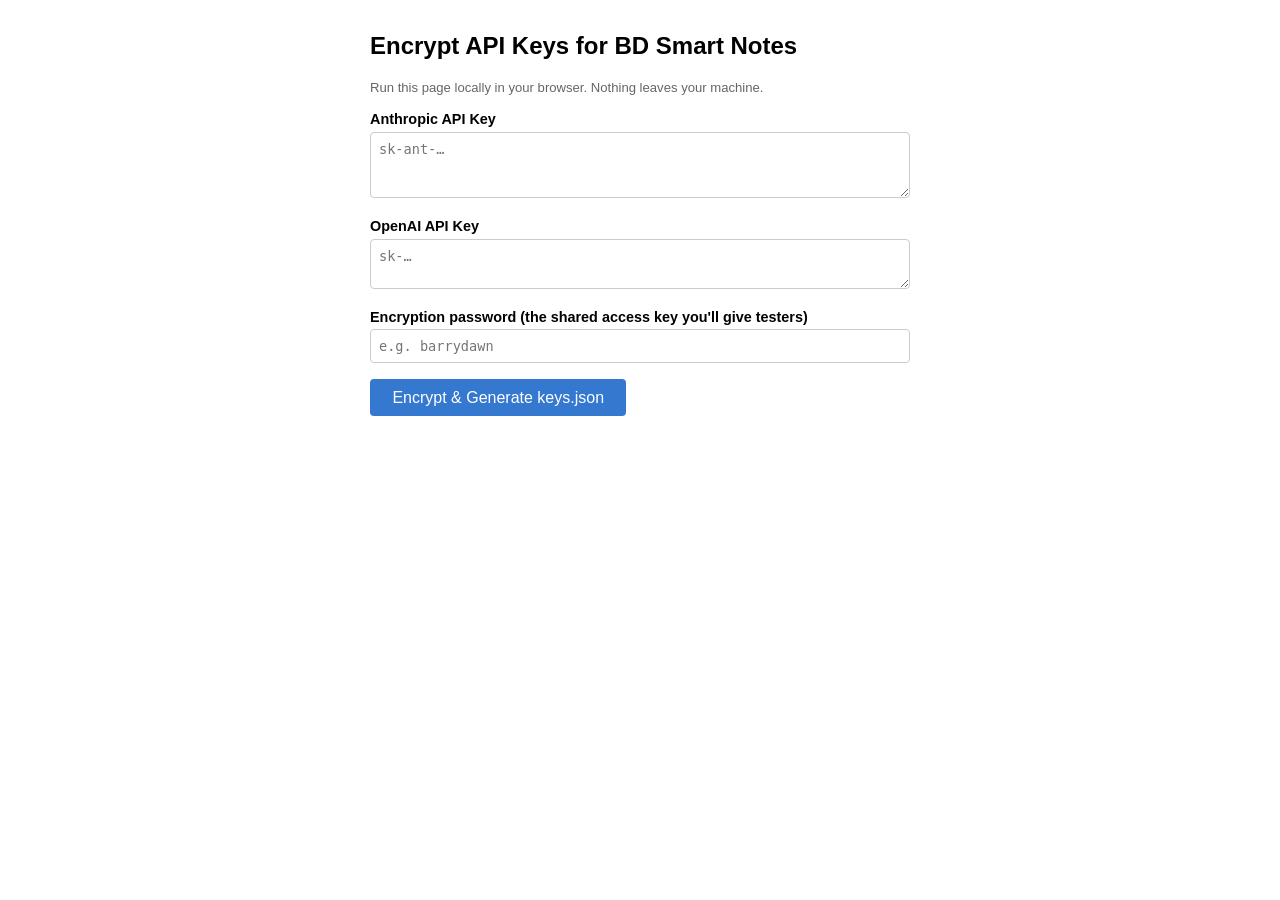
<file: encrypt-keys.html>
<!DOCTYPE html>
<html lang="en">
<head>
  <meta charset="UTF-8" />
  <title>Encrypt API Keys</title>
  <style>
    body { font-family: sans-serif; max-width: 540px; margin: 2rem auto; padding: 0 1rem; }
    label { display: block; margin-top: 1rem; font-weight: bold; font-size: 0.9rem; }
    textarea, input { width: 100%; box-sizing: border-box; margin-top: 0.3rem; padding: 0.5rem;
      font-family: monospace; font-size: 0.85rem; border: 1px solid #ccc; border-radius: 4px; }
    textarea { resize: vertical; }
    button { margin-top: 1rem; padding: 0.6rem 1.4rem; background: #3478d0; color: #fff;
      border: none; border-radius: 4px; cursor: pointer; font-size: 1rem; }
    button:hover { background: #2560b0; }
    #output { margin-top: 1.5rem; }
    #outputJson { min-height: 6rem; background: #f5f5f5; }
    .note { font-size: 0.82rem; color: #666; margin-top: 0.4rem; }
    .success { color: green; margin-top: 0.5rem; }
    .error   { color: red;   margin-top: 0.5rem; }
  </style>
</head>
<body>
  <h2>Encrypt API Keys for BD Smart Notes</h2>
  <p class="note">Run this page locally in your browser. Nothing leaves your machine.</p>

  <label>Anthropic API Key</label>
  <textarea id="anthropicKey" rows="3" placeholder="sk-ant-…"></textarea>

  <label>OpenAI API Key</label>
  <textarea id="openaiKey" rows="2" placeholder="sk-…"></textarea>

  <label>Encryption password (the shared access key you'll give testers)</label>
  <input id="password" type="text" placeholder="e.g. barrydawn" />

  <button id="encryptBtn">Encrypt &amp; Generate keys.json</button>
  <div id="status"></div>

  <div id="output" style="display:none">
    <label>keys.json — copy this into your repo as <code>keys.json</code></label>
    <textarea id="outputJson" rows="8" readonly></textarea>
    <button id="copyBtn">Copy to clipboard</button>
    <p class="note">Commit this file. The password is NOT stored in it.</p>
  </div>

  <script>
    async function deriveKey(password, salt) {
      const keyMaterial = await crypto.subtle.importKey(
        'raw', new TextEncoder().encode(password), 'PBKDF2', false, ['deriveKey']
      );
      return crypto.subtle.deriveKey(
        { name: 'PBKDF2', salt, iterations: 200000, hash: 'SHA-256' },
        keyMaterial,
        { name: 'AES-GCM', length: 256 },
        false,
        ['encrypt']
      );
    }

    function toB64(buf) {
      return btoa(String.fromCharCode(...new Uint8Array(buf instanceof ArrayBuffer ? buf : buf.buffer)));
    }

    document.getElementById('encryptBtn').addEventListener('click', async () => {
      const anthropic = document.getElementById('anthropicKey').value.trim();
      const openai    = document.getElementById('openaiKey').value.trim();
      const password  = document.getElementById('password').value.trim();
      const status    = document.getElementById('status');

      if (!anthropic || !openai || !password) {
        status.className = 'error'; status.textContent = 'All fields are required.'; return;
      }

      try {
        const salt = crypto.getRandomValues(new Uint8Array(16));
        const iv   = crypto.getRandomValues(new Uint8Array(12));
        const key  = await deriveKey(password, salt);
        const plain = new TextEncoder().encode(JSON.stringify({ anthropic, openai }));
        const cipher = await crypto.subtle.encrypt({ name: 'AES-GCM', iv }, key, plain);

        const bundle = { salt: toB64(salt), iv: toB64(iv), data: toB64(cipher) };
        const json   = JSON.stringify(bundle, null, 2);

        document.getElementById('outputJson').value = json;
        document.getElementById('output').style.display = '';
        status.className = 'success'; status.textContent = 'Encrypted successfully.';
      } catch (e) {
        status.className = 'error'; status.textContent = `Error: ${e.message}`;
      }
    });

    document.getElementById('copyBtn').addEventListener('click', () => {
      navigator.clipboard.writeText(document.getElementById('outputJson').value);
    });
  </script>
</body>
</html>
</file>
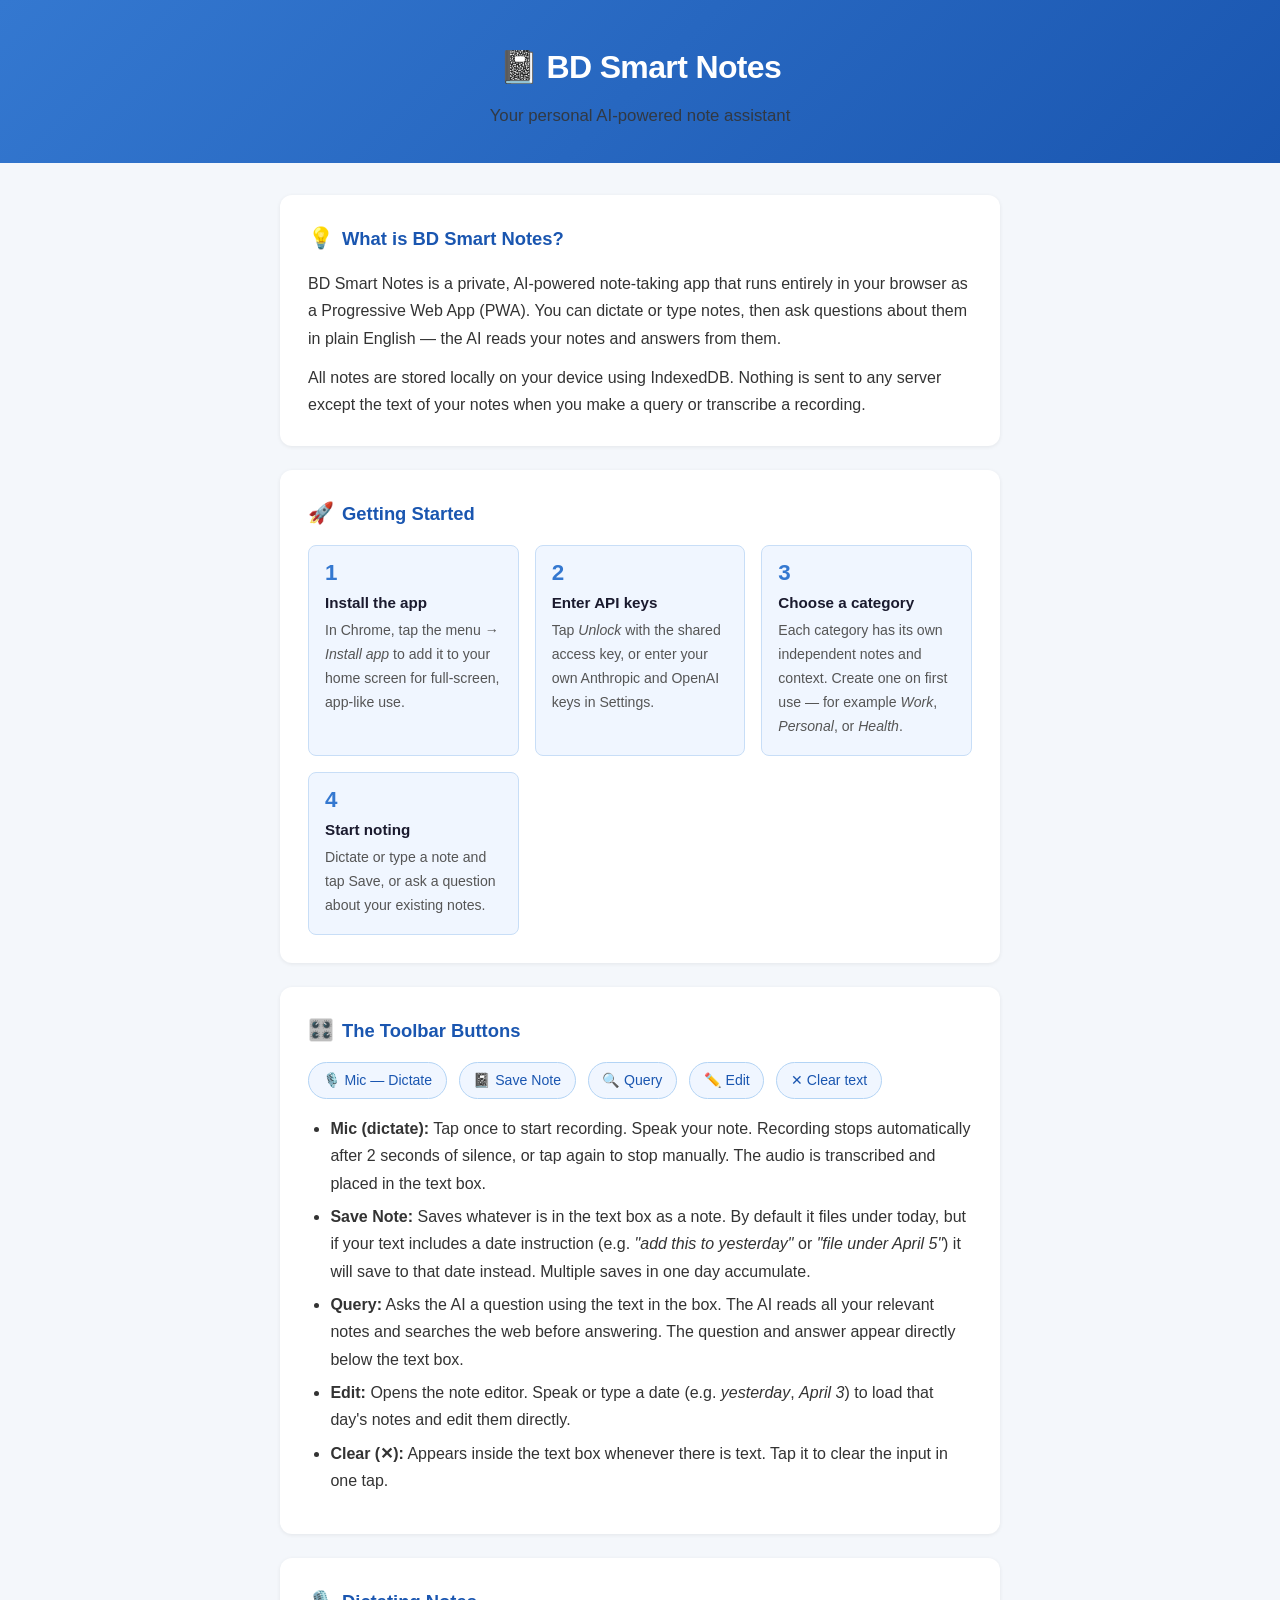
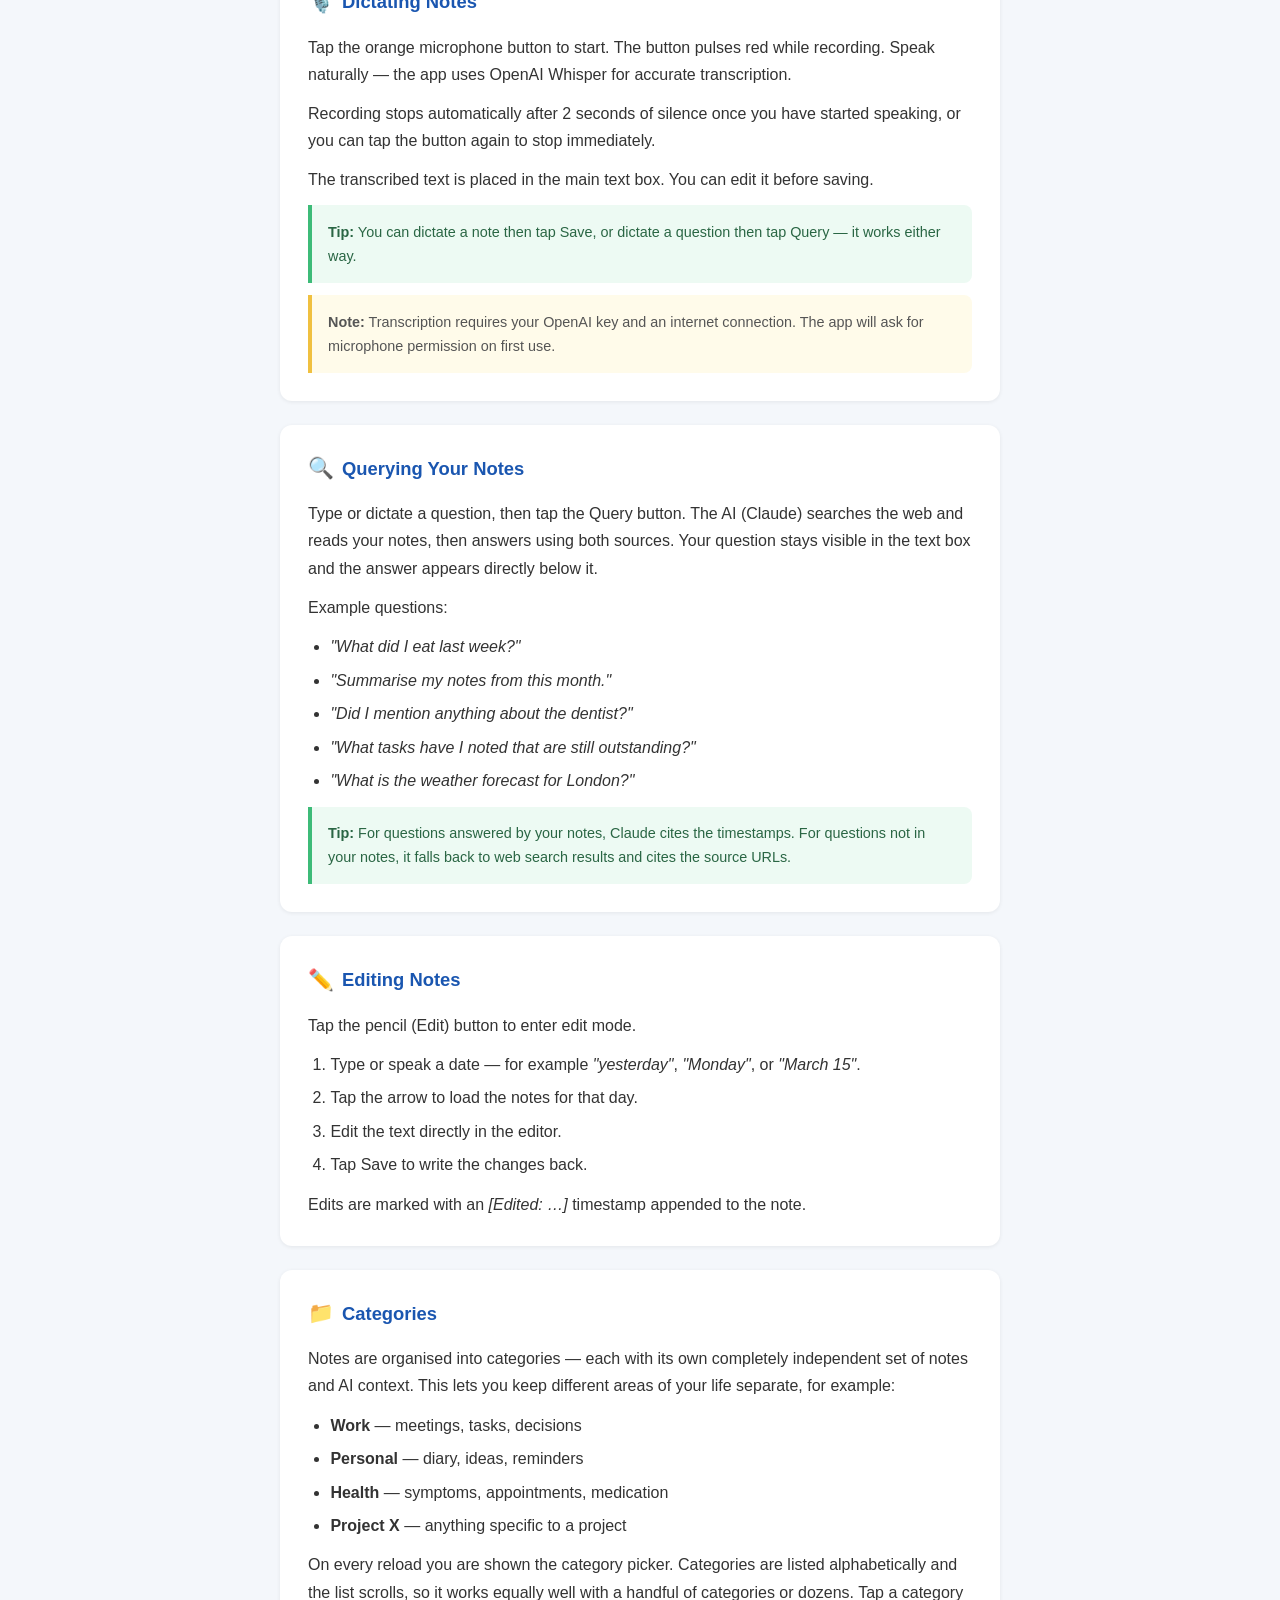
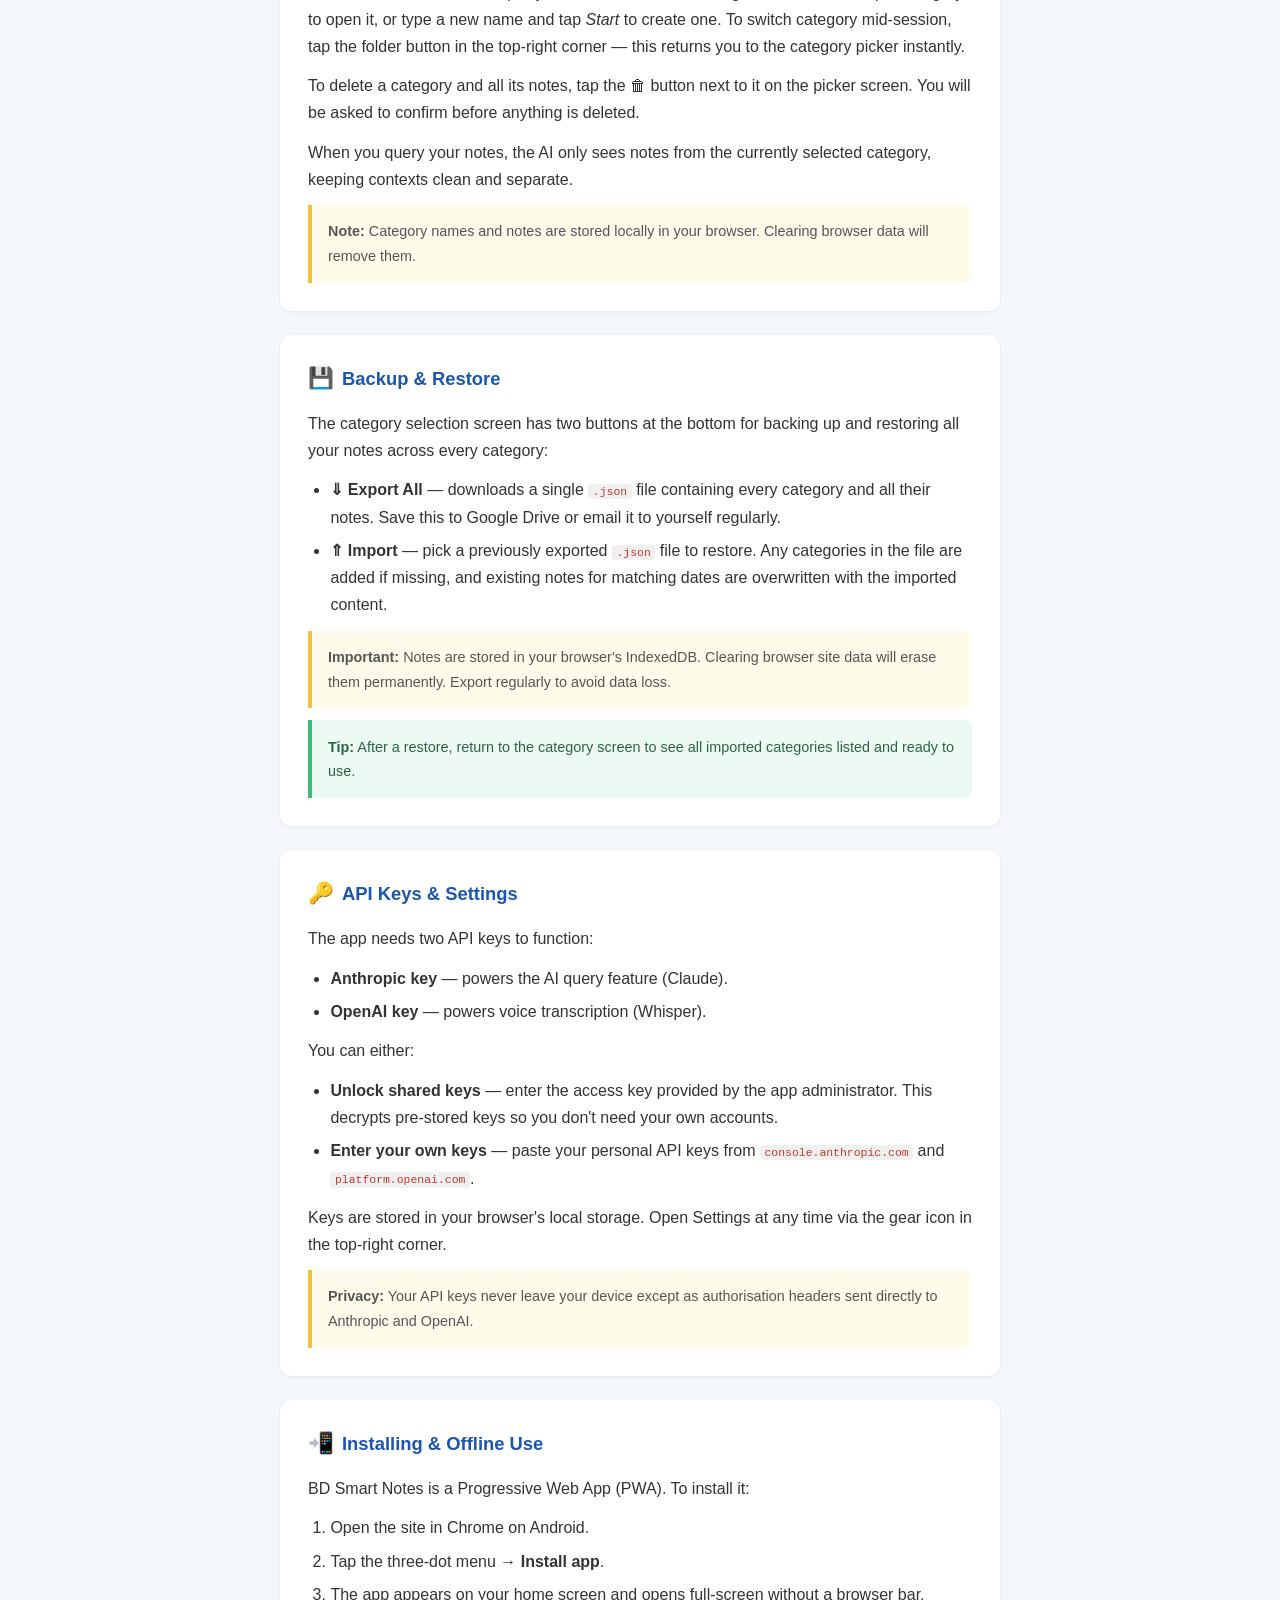
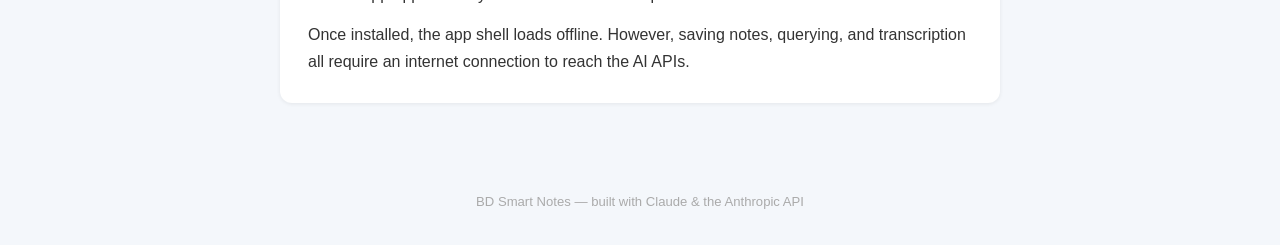
<file: help.html>
<!DOCTYPE html>
<html lang="en">
<head>
  <meta charset="UTF-8" />
  <meta name="viewport" content="width=device-width, initial-scale=1.0" />
  <title>BD Smart Notes — Help</title>
  <style>
    * { box-sizing: border-box; margin: 0; padding: 0; }

    body {
      font-family: -apple-system, BlinkMacSystemFont, 'Segoe UI', sans-serif;
      background: #f4f7fb;
      color: #1a1a2e;
      line-height: 1.7;
    }

    header {
      background: linear-gradient(135deg, #3478d0 0%, #1a56b0 100%);
      color: #fff;
      padding: 2.5rem 1.5rem 2rem;
      text-align: center;
    }
    header h1 { font-size: 2rem; font-weight: 700; letter-spacing: -0.02em; }
    header p  { margin-top: 0.5rem; font-size: 1.05rem; opacity: 0.88; }

    main {
      max-width: 760px;
      margin: 0 auto;
      padding: 2rem 1.25rem 4rem;
    }

    section {
      background: #fff;
      border-radius: 12px;
      padding: 1.75rem;
      margin-bottom: 1.5rem;
      box-shadow: 0 1px 4px rgba(0,0,0,0.07);
    }

    h2 {
      font-size: 1.15rem;
      font-weight: 700;
      color: #1a56b0;
      margin-bottom: 1rem;
      display: flex;
      align-items: center;
      gap: 0.5rem;
    }
    h2 .icon {
      font-size: 1.3rem;
      line-height: 1;
    }

    p { margin-bottom: 0.75rem; color: #333; }
    p:last-child { margin-bottom: 0; }

    ul, ol {
      padding-left: 1.4rem;
      margin-bottom: 0.75rem;
      color: #333;
    }
    li { margin-bottom: 0.4rem; }

    .step-grid {
      display: grid;
      grid-template-columns: repeat(auto-fit, minmax(200px, 1fr));
      gap: 1rem;
      margin-top: 0.5rem;
    }

    .step-card {
      background: #f0f6ff;
      border: 1px solid #c8def7;
      border-radius: 8px;
      padding: 1rem;
    }
    .step-card .num {
      font-size: 1.4rem;
      font-weight: 800;
      color: #3478d0;
      line-height: 1;
      margin-bottom: 0.35rem;
    }
    .step-card strong { display: block; margin-bottom: 0.2rem; font-size: 0.95rem; }
    .step-card p { font-size: 0.88rem; color: #555; margin: 0; }

    .btn-row {
      display: flex;
      flex-wrap: wrap;
      gap: 0.75rem;
      margin-top: 0.75rem;
    }

    .btn-tag {
      display: inline-flex;
      align-items: center;
      gap: 0.4rem;
      background: #f0f6ff;
      border: 1px solid #b3d4f5;
      border-radius: 20px;
      padding: 0.35rem 0.85rem;
      font-size: 0.88rem;
      color: #1a56b0;
      font-weight: 500;
    }

    .note-box {
      background: #fffbea;
      border-left: 4px solid #f0c040;
      border-radius: 0 8px 8px 0;
      padding: 0.9rem 1rem;
      margin-top: 0.75rem;
      font-size: 0.9rem;
      color: #555;
    }

    .tip-box {
      background: #edfaf3;
      border-left: 4px solid #3dbb78;
      border-radius: 0 8px 8px 0;
      padding: 0.9rem 1rem;
      margin-top: 0.75rem;
      font-size: 0.9rem;
      color: #2a6644;
    }

    code {
      font-family: monospace;
      font-size: 0.88em;
      background: #f0f0f0;
      padding: 0.1em 0.4em;
      border-radius: 4px;
      color: #c0392b;
    }

    footer {
      text-align: center;
      font-size: 0.82rem;
      color: #aaa;
      padding-bottom: 2rem;
    }

    @media (max-width: 500px) {
      header h1 { font-size: 1.5rem; }
      section { padding: 1.25rem; }
    }
  </style>
</head>
<body>

<header>
  <h1>📓 BD Smart Notes</h1>
  <p>Your personal AI-powered note assistant</p>
</header>

<main>

  <!-- Overview -->
  <section>
    <h2><span class="icon">💡</span> What is BD Smart Notes?</h2>
    <p>BD Smart Notes is a private, AI-powered note-taking app that runs entirely in your browser as a Progressive Web App (PWA). You can dictate or type notes, then ask questions about them in plain English — the AI reads your notes and answers from them.</p>
    <p>All notes are stored locally on your device using IndexedDB. Nothing is sent to any server except the text of your notes when you make a query or transcribe a recording.</p>
  </section>

  <!-- Getting started -->
  <section>
    <h2><span class="icon">🚀</span> Getting Started</h2>
    <div class="step-grid">
      <div class="step-card">
        <div class="num">1</div>
        <strong>Install the app</strong>
        <p>In Chrome, tap the menu → <em>Install app</em> to add it to your home screen for full-screen, app-like use.</p>
      </div>
      <div class="step-card">
        <div class="num">2</div>
        <strong>Enter API keys</strong>
        <p>Tap <em>Unlock</em> with the shared access key, or enter your own Anthropic and OpenAI keys in Settings.</p>
      </div>
      <div class="step-card">
        <div class="num">3</div>
        <strong>Choose a category</strong>
        <p>Each category has its own independent notes and context. Create one on first use — for example <em>Work</em>, <em>Personal</em>, or <em>Health</em>.</p>
      </div>
      <div class="step-card">
        <div class="num">4</div>
        <strong>Start noting</strong>
        <p>Dictate or type a note and tap Save, or ask a question about your existing notes.</p>
      </div>
    </div>
  </section>

  <!-- The main buttons -->
  <section>
    <h2><span class="icon">🎛️</span> The Toolbar Buttons</h2>
    <div class="btn-row">
      <span class="btn-tag">🎙️ Mic — Dictate</span>
      <span class="btn-tag">📓 Save Note</span>
      <span class="btn-tag">🔍 Query</span>
      <span class="btn-tag">✏️ Edit</span>
      <span class="btn-tag">✕ Clear text</span>
    </div>
    <ul style="margin-top:1rem">
      <li><strong>Mic (dictate):</strong> Tap once to start recording. Speak your note. Recording stops automatically after 2 seconds of silence, or tap again to stop manually. The audio is transcribed and placed in the text box.</li>
      <li><strong>Save Note:</strong> Saves whatever is in the text box as a note. By default it files under today, but if your text includes a date instruction (e.g. <em>"add this to yesterday"</em> or <em>"file under April 5"</em>) it will save to that date instead. Multiple saves in one day accumulate.</li>
      <li><strong>Query:</strong> Asks the AI a question using the text in the box. The AI reads all your relevant notes and searches the web before answering. The question and answer appear directly below the text box.</li>
      <li><strong>Edit:</strong> Opens the note editor. Speak or type a date (e.g. <em>yesterday</em>, <em>April 3</em>) to load that day's notes and edit them directly.</li>
      <li><strong>Clear (✕):</strong> Appears inside the text box whenever there is text. Tap it to clear the input in one tap.</li>
    </ul>
  </section>

  <!-- Dictation -->
  <section>
    <h2><span class="icon">🎙️</span> Dictating Notes</h2>
    <p>Tap the orange microphone button to start. The button pulses red while recording. Speak naturally — the app uses OpenAI Whisper for accurate transcription.</p>
    <p>Recording stops automatically after 2 seconds of silence once you have started speaking, or you can tap the button again to stop immediately.</p>
    <p>The transcribed text is placed in the main text box. You can edit it before saving.</p>
    <div class="tip-box">
      <strong>Tip:</strong> You can dictate a note then tap Save, or dictate a question then tap Query — it works either way.
    </div>
    <div class="note-box">
      <strong>Note:</strong> Transcription requires your OpenAI key and an internet connection. The app will ask for microphone permission on first use.
    </div>
  </section>

  <!-- Querying -->
  <section>
    <h2><span class="icon">🔍</span> Querying Your Notes</h2>
    <p>Type or dictate a question, then tap the Query button. The AI (Claude) searches the web and reads your notes, then answers using both sources. Your question stays visible in the text box and the answer appears directly below it.</p>
    <p>Example questions:</p>
    <ul>
      <li><em>"What did I eat last week?"</em></li>
      <li><em>"Summarise my notes from this month."</em></li>
      <li><em>"Did I mention anything about the dentist?"</em></li>
      <li><em>"What tasks have I noted that are still outstanding?"</em></li>
      <li><em>"What is the weather forecast for London?"</em></li>
    </ul>
    <div class="tip-box">
      <strong>Tip:</strong> For questions answered by your notes, Claude cites the timestamps. For questions not in your notes, it falls back to web search results and cites the source URLs.
    </div>
  </section>

  <!-- Editing -->
  <section>
    <h2><span class="icon">✏️</span> Editing Notes</h2>
    <p>Tap the pencil (Edit) button to enter edit mode.</p>
    <ol>
      <li>Type or speak a date — for example <em>"yesterday"</em>, <em>"Monday"</em>, or <em>"March 15"</em>.</li>
      <li>Tap the arrow to load the notes for that day.</li>
      <li>Edit the text directly in the editor.</li>
      <li>Tap Save to write the changes back.</li>
    </ol>
    <p>Edits are marked with an <em>[Edited: …]</em> timestamp appended to the note.</p>
  </section>

  <!-- Categories -->
  <section>
    <h2><span class="icon">📁</span> Categories</h2>
    <p>Notes are organised into categories — each with its own completely independent set of notes and AI context. This lets you keep different areas of your life separate, for example:</p>
    <ul>
      <li><strong>Work</strong> — meetings, tasks, decisions</li>
      <li><strong>Personal</strong> — diary, ideas, reminders</li>
      <li><strong>Health</strong> — symptoms, appointments, medication</li>
      <li><strong>Project X</strong> — anything specific to a project</li>
    </ul>
    <p>On every reload you are shown the category picker. Categories are listed alphabetically and the list scrolls, so it works equally well with a handful of categories or dozens. Tap a category to open it, or type a new name and tap <em>Start</em> to create one. To switch category mid-session, tap the folder button in the top-right corner — this returns you to the category picker instantly.</p>
    <p>To delete a category and all its notes, tap the 🗑 button next to it on the picker screen. You will be asked to confirm before anything is deleted.</p>
    <p>When you query your notes, the AI only sees notes from the currently selected category, keeping contexts clean and separate.</p>
    <div class="note-box">
      <strong>Note:</strong> Category names and notes are stored locally in your browser. Clearing browser data will remove them.
    </div>
  </section>

  <!-- Backup & Restore -->
  <section>
    <h2><span class="icon">💾</span> Backup &amp; Restore</h2>
    <p>The category selection screen has two buttons at the bottom for backing up and restoring all your notes across every category:</p>
    <ul>
      <li><strong>⇓ Export All</strong> — downloads a single <code>.json</code> file containing every category and all their notes. Save this to Google Drive or email it to yourself regularly.</li>
      <li><strong>⇑ Import</strong> — pick a previously exported <code>.json</code> file to restore. Any categories in the file are added if missing, and existing notes for matching dates are overwritten with the imported content.</li>
    </ul>
    <div class="note-box">
      <strong>Important:</strong> Notes are stored in your browser's IndexedDB. Clearing browser site data will erase them permanently. Export regularly to avoid data loss.
    </div>
    <div class="tip-box">
      <strong>Tip:</strong> After a restore, return to the category screen to see all imported categories listed and ready to use.
    </div>
  </section>

  <!-- API keys -->
  <section>
    <h2><span class="icon">🔑</span> API Keys &amp; Settings</h2>
    <p>The app needs two API keys to function:</p>
    <ul>
      <li><strong>Anthropic key</strong> — powers the AI query feature (Claude).</li>
      <li><strong>OpenAI key</strong> — powers voice transcription (Whisper).</li>
    </ul>
    <p>You can either:</p>
    <ul>
      <li><strong>Unlock shared keys</strong> — enter the access key provided by the app administrator. This decrypts pre-stored keys so you don't need your own accounts.</li>
      <li><strong>Enter your own keys</strong> — paste your personal API keys from <code>console.anthropic.com</code> and <code>platform.openai.com</code>.</li>
    </ul>
    <p>Keys are stored in your browser's local storage. Open Settings at any time via the gear icon in the top-right corner.</p>
    <div class="note-box">
      <strong>Privacy:</strong> Your API keys never leave your device except as authorisation headers sent directly to Anthropic and OpenAI.
    </div>
  </section>

  <!-- PWA / offline -->
  <section>
    <h2><span class="icon">📲</span> Installing &amp; Offline Use</h2>
    <p>BD Smart Notes is a Progressive Web App (PWA). To install it:</p>
    <ol>
      <li>Open the site in Chrome on Android.</li>
      <li>Tap the three-dot menu → <strong>Install app</strong>.</li>
      <li>The app appears on your home screen and opens full-screen without a browser bar.</li>
    </ol>
    <p>Once installed, the app shell loads offline. However, saving notes, querying, and transcription all require an internet connection to reach the AI APIs.</p>
  </section>

</main>

<footer>
  BD Smart Notes — built with Claude &amp; the Anthropic API
</footer>

</body>
</html>
</file>
